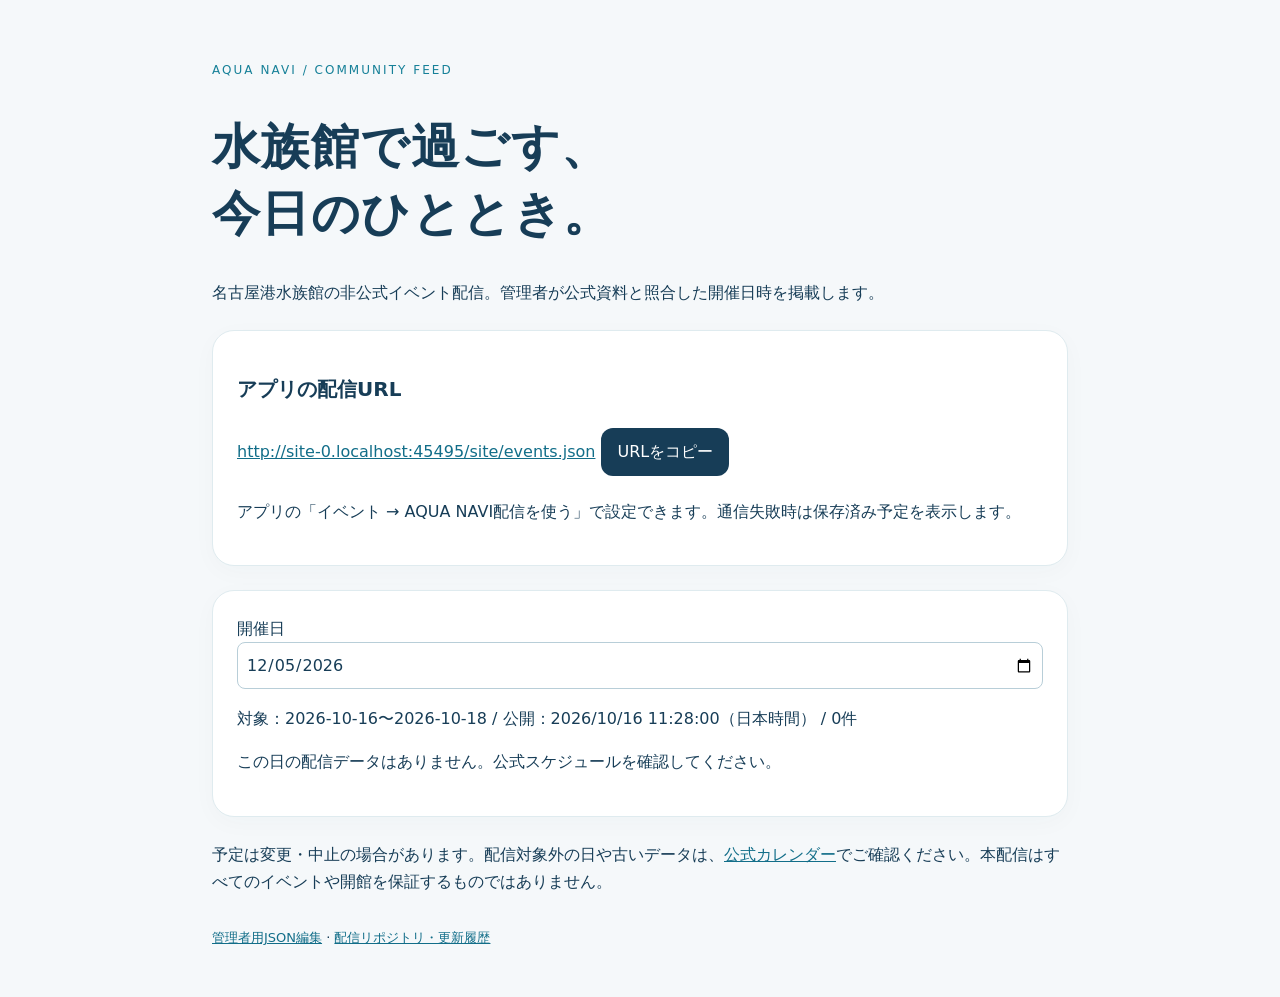
<file: site/index.html>
<!doctype html><html lang="ja"><head><meta charset="utf-8"><meta name="viewport" content="width=device-width,initial-scale=1"><title>AQUA NAVI｜確認済みイベント配信</title><link rel="stylesheet" href="style.css"><script defer src="feed-validation.js"></script><script defer src="index.js"></script></head><body><main>
<p class="eyebrow">AQUA NAVI / COMMUNITY FEED</p><h1>水族館で過ごす、<br>今日のひととき。</h1><p>名古屋港水族館の非公式イベント配信。管理者が公式資料と照合した開催日時を掲載します。</p>
<section class="card"><h2>アプリの配信URL</h2><a id="feed" href="events.json">events.json</a><button id="copy">URLをコピー</button><p>アプリの「イベント → AQUA NAVI配信を使う」で設定できます。通信失敗時は保存済み予定を表示します。</p></section>
<section class="card"><label>開催日 <input type="date" id="date"></label><p id="status" role="status">読み込み中…</p><div id="events"></div></section>
<p>予定は変更・中止の場合があります。配信対象外の日や古いデータは、<a href="https://nagoyaaqua.jp/calendar/">公式カレンダー</a>でご確認ください。本配信はすべてのイベントや開館を保証するものではありません。</p>
<footer><a href="editor.html">管理者用JSON編集</a> · <a href="https://github.com/DesolateAcorn45/aqua-navi-events">配信リポジトリ・更新履歴</a></footer></main></body></html>
</file>
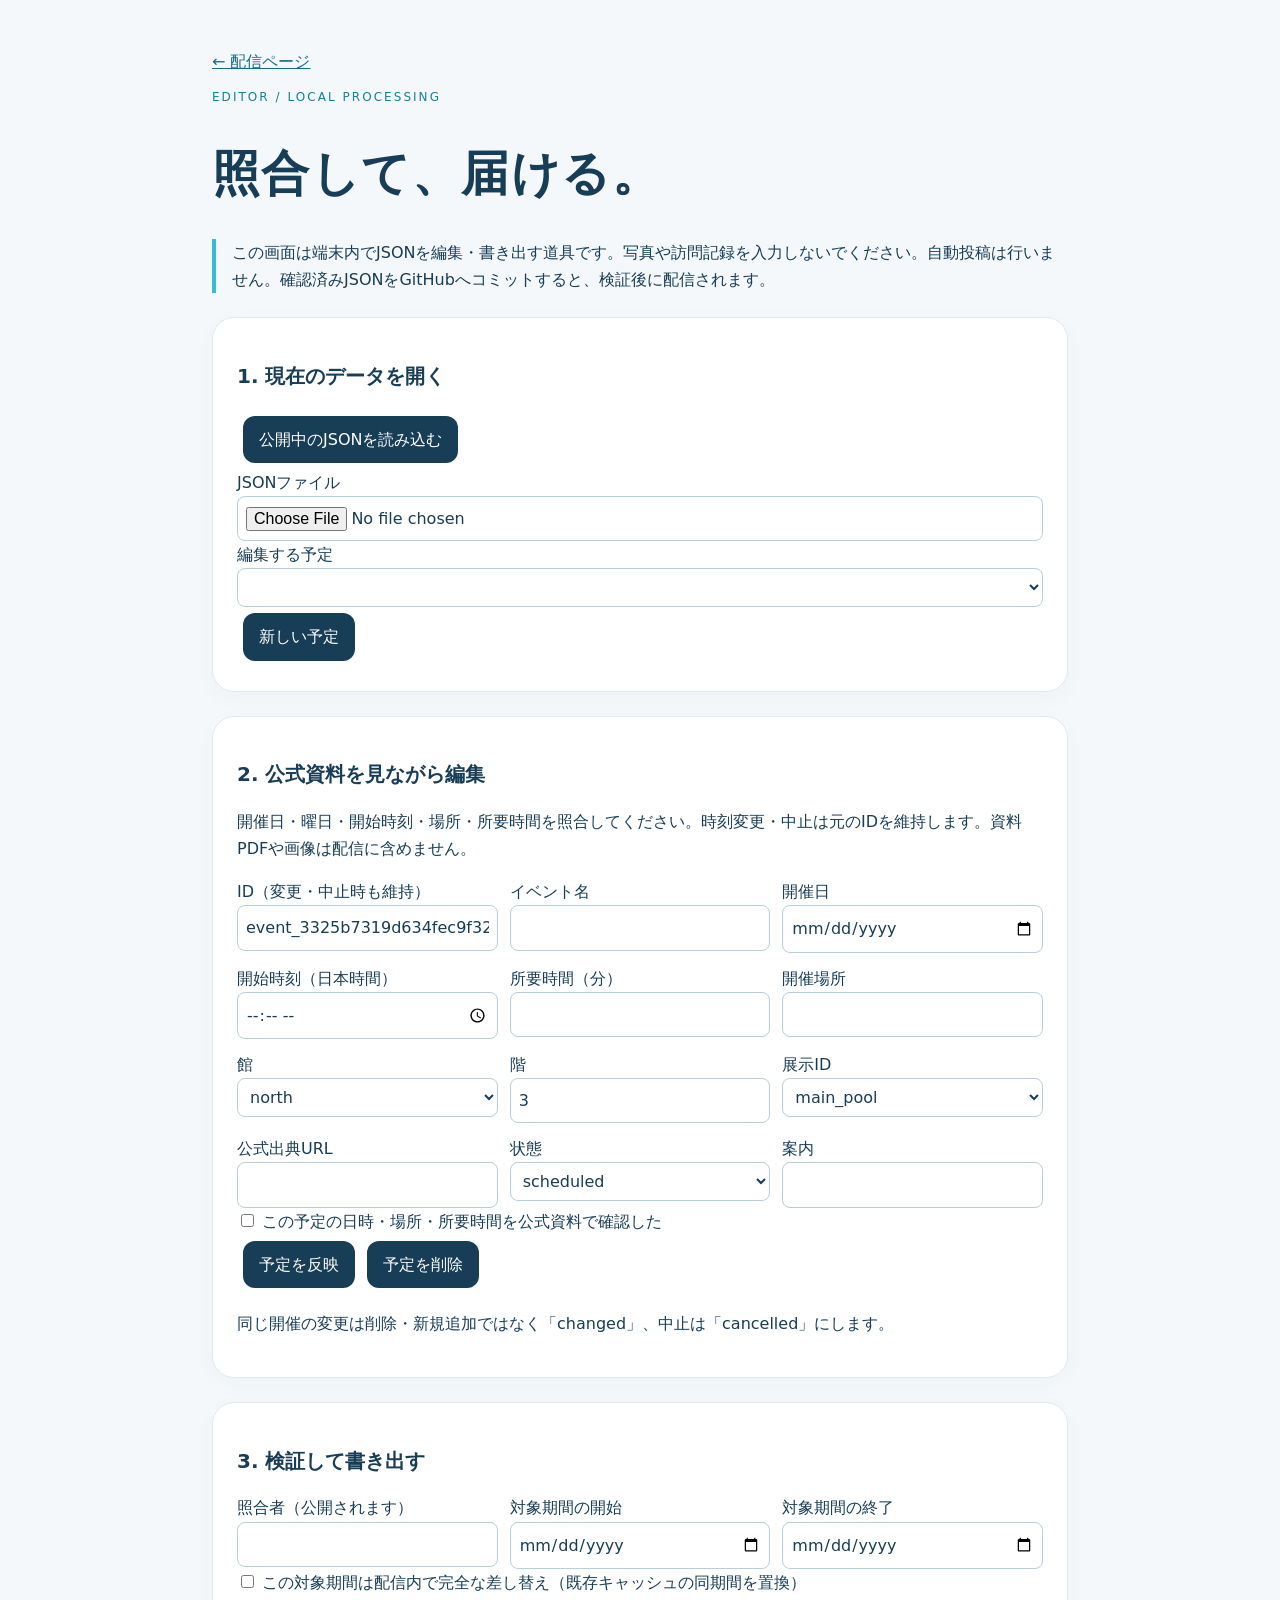
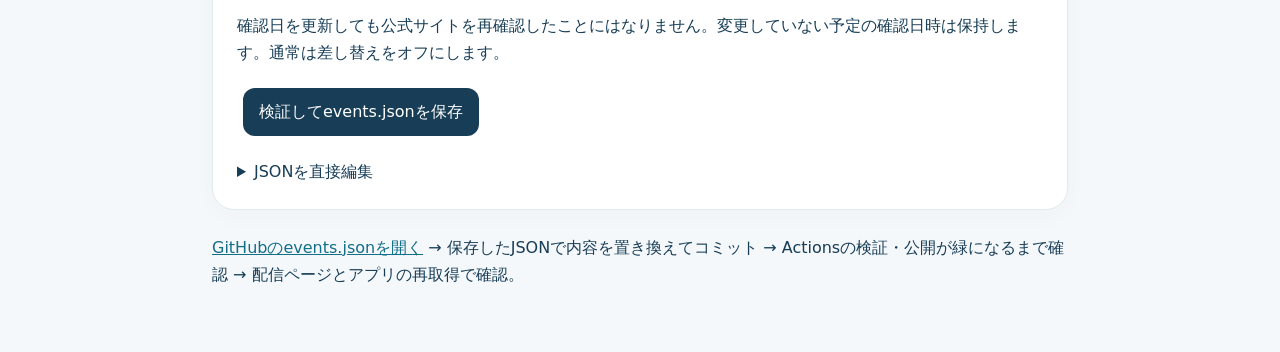
<file: site/editor.html>
<!doctype html><html lang="ja"><head><meta charset="utf-8"><meta name="viewport" content="width=device-width,initial-scale=1"><title>配信データの編集｜AQUA NAVI</title><link rel="stylesheet" href="style.css"><script defer src="feed-validation.js"></script><script defer src="editor.js"></script></head><body><main>
<a href="index.html">← 配信ページ</a><p class="eyebrow">EDITOR / LOCAL PROCESSING</p><h1>照合して、届ける。</h1><p class="notice">この画面は端末内でJSONを編集・書き出す道具です。写真や訪問記録を入力しないでください。自動投稿は行いません。確認済みJSONをGitHubへコミットすると、検証後に配信されます。</p>
<section class="card"><h2>1. 現在のデータを開く</h2><button id="load">公開中のJSONを読み込む</button><label>JSONファイル <input type="file" id="file" accept=".json,application/json"></label><label>編集する予定 <select id="items"></select></label><button id="new">新しい予定</button></section>
<section class="card"><h2>2. 公式資料を見ながら編集</h2><p>開催日・曜日・開始時刻・場所・所要時間を照合してください。時刻変更・中止は元のIDを維持します。資料PDFや画像は配信に含めません。</p><div class="grid" id="fields"></div><label><input type="checkbox" id="review"> この予定の日時・場所・所要時間を公式資料で確認した</label><button id="save">予定を反映</button><button id="remove">予定を削除</button><p>同じ開催の変更は削除・新規追加ではなく「changed」、中止は「cancelled」にします。</p></section>
<section class="card"><h2>3. 検証して書き出す</h2><div class="grid"><label>照合者（公開されます）<input id="reviewer" maxlength="80"></label><label>対象期間の開始<input id="from" type="date"></label><label>対象期間の終了<input id="through" type="date"></label></div><label><input type="checkbox" id="complete"> この対象期間は配信内で完全な差し替え（既存キャッシュの同期間を置換）</label><p>確認日を更新しても公式サイトを再確認したことにはなりません。変更していない予定の確認日時は保持します。通常は差し替えをオフにします。</p><button id="download">検証してevents.jsonを保存</button><p id="result" role="status"></p><details><summary>JSONを直接編集</summary><textarea id="json" rows="14"></textarea><button id="apply">JSONを編集画面に反映</button></details></section>
<p><a href="https://github.com/DesolateAcorn45/aqua-navi-events/edit/main/site/events.json">GitHubのevents.jsonを開く</a> → 保存したJSONで内容を置き換えてコミット → Actionsの検証・公開が緑になるまで確認 → 配信ページとアプリの再取得で確認。</p></main></body></html>
</file>
<file: site/style.css>
:root{color-scheme:light;--ink:#173d57;--aqua:#39bbd3}*{box-sizing:border-box}body{margin:0;background:#f5f8fa;color:var(--ink);font:16px/1.7 system-ui,sans-serif}main{max-width:900px;margin:auto;padding:48px 22px}h1{font-size:clamp(30px,6vw,48px);line-height:1.4;letter-spacing:.03em}h2{font-size:20px}.eyebrow{color:#168098;font-size:12px;letter-spacing:.17em}.card{background:white;border:1px solid #dfebef;border-radius:22px;padding:24px;margin:24px 0;box-shadow:0 6px 24px #173d5707}a{color:#126e89;overflow-wrap:anywhere}button,input,select,textarea{font:inherit}button{border:0;border-radius:12px;padding:10px 16px;background:#173d57;color:white;cursor:pointer;margin:6px}input,select,textarea{max-width:100%;border:1px solid #b8ced8;border-radius:8px;padding:8px;background:white;color:var(--ink)}textarea{width:100%;font-family:monospace;font-size:13px}article{border-top:1px solid #e1ebef;padding:10px 0}h3{font-size:17px;margin:10px 0}footer{margin-top:32px;font-size:13px}.grid{display:grid;grid-template-columns:repeat(auto-fit,minmax(210px,1fr));gap:12px}label{display:block}label>input:not([type=checkbox]),label>select{display:block;width:100%}.notice{border-left:4px solid var(--aqua);padding-left:16px}#result{white-space:pre-wrap}
</file>
